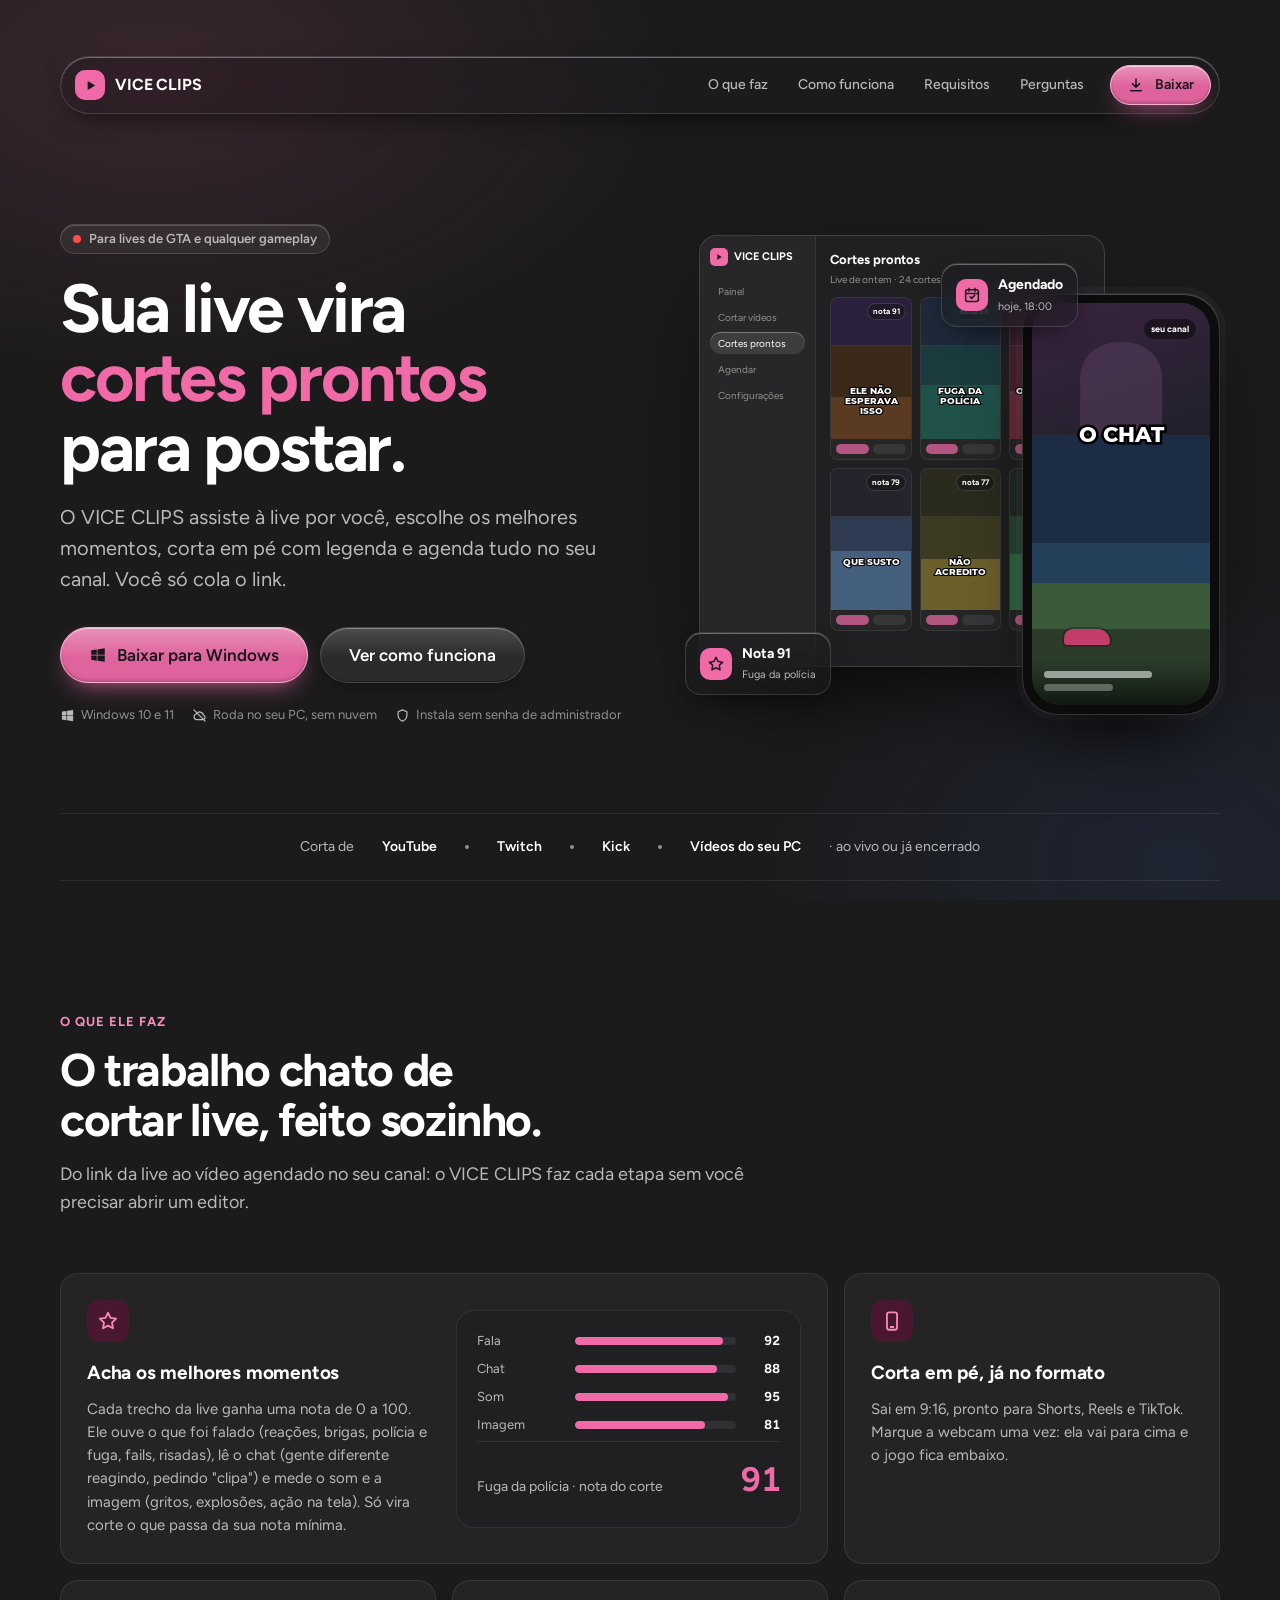
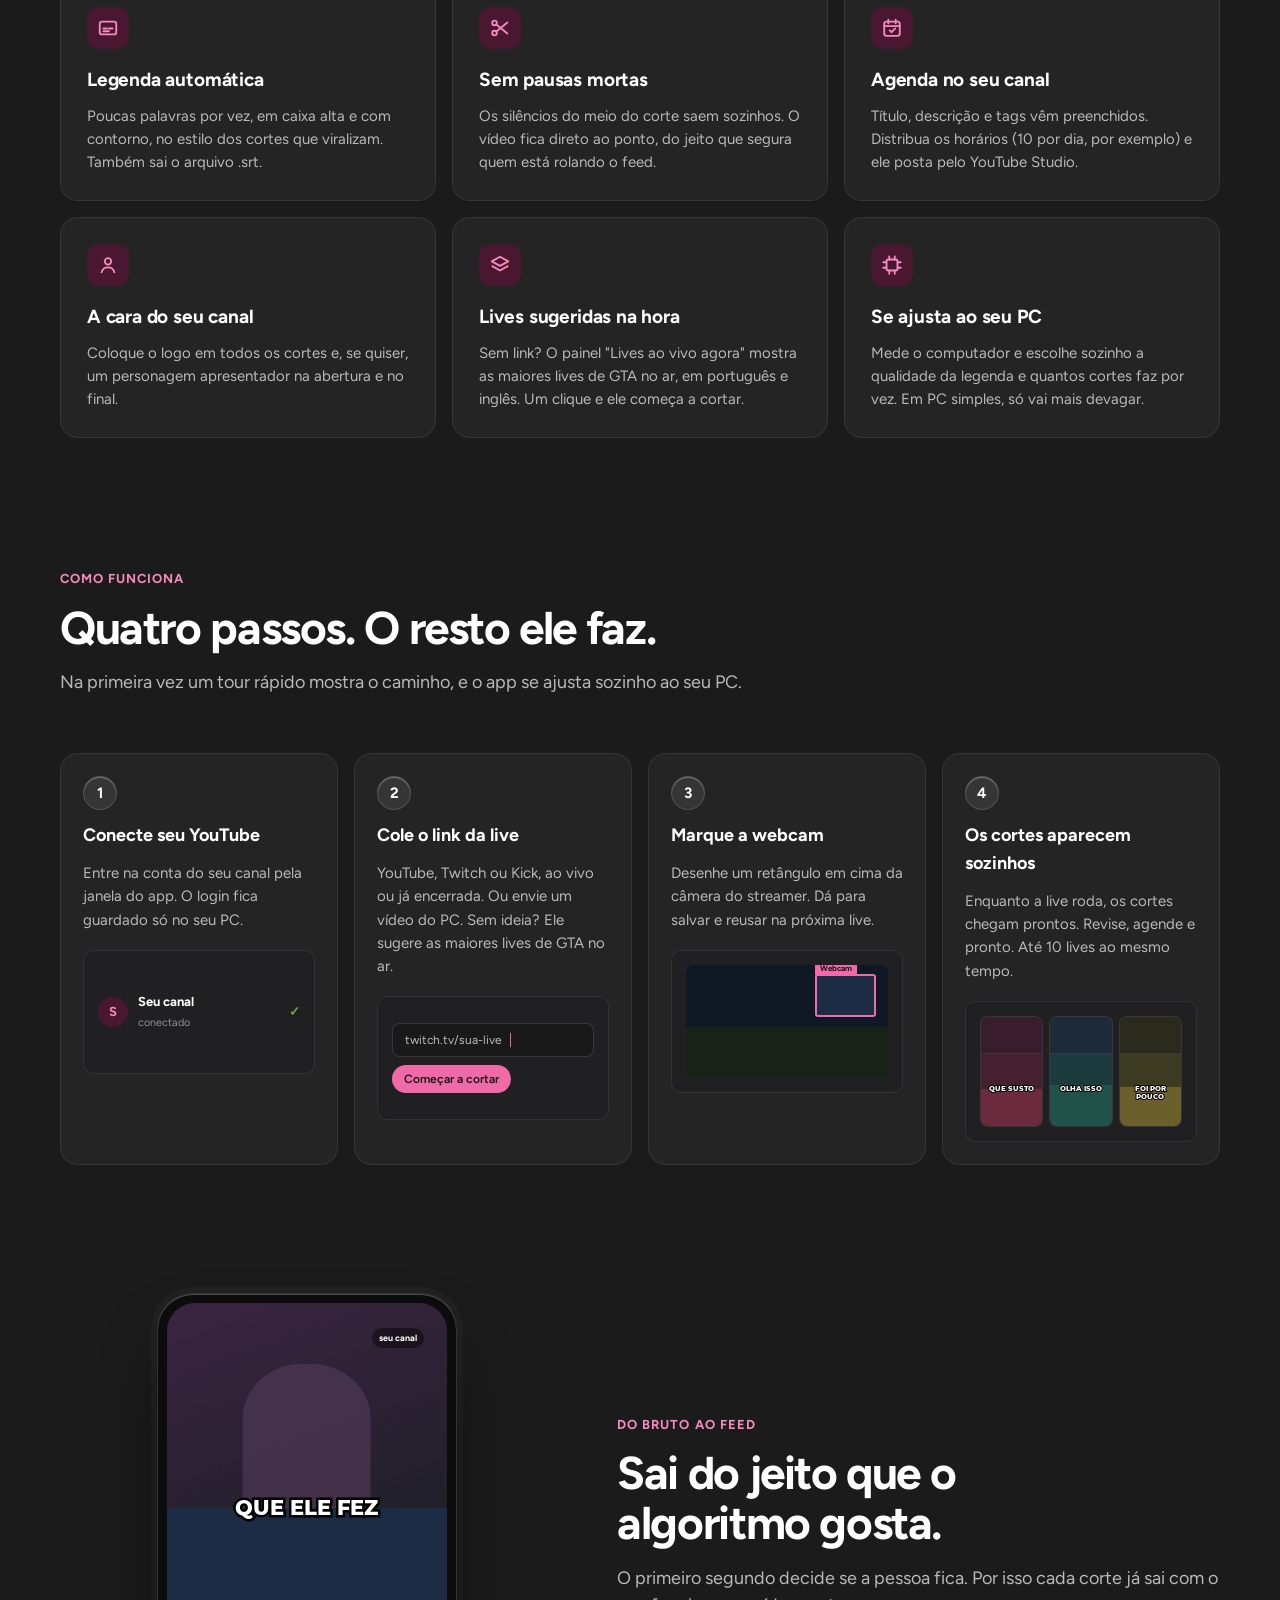
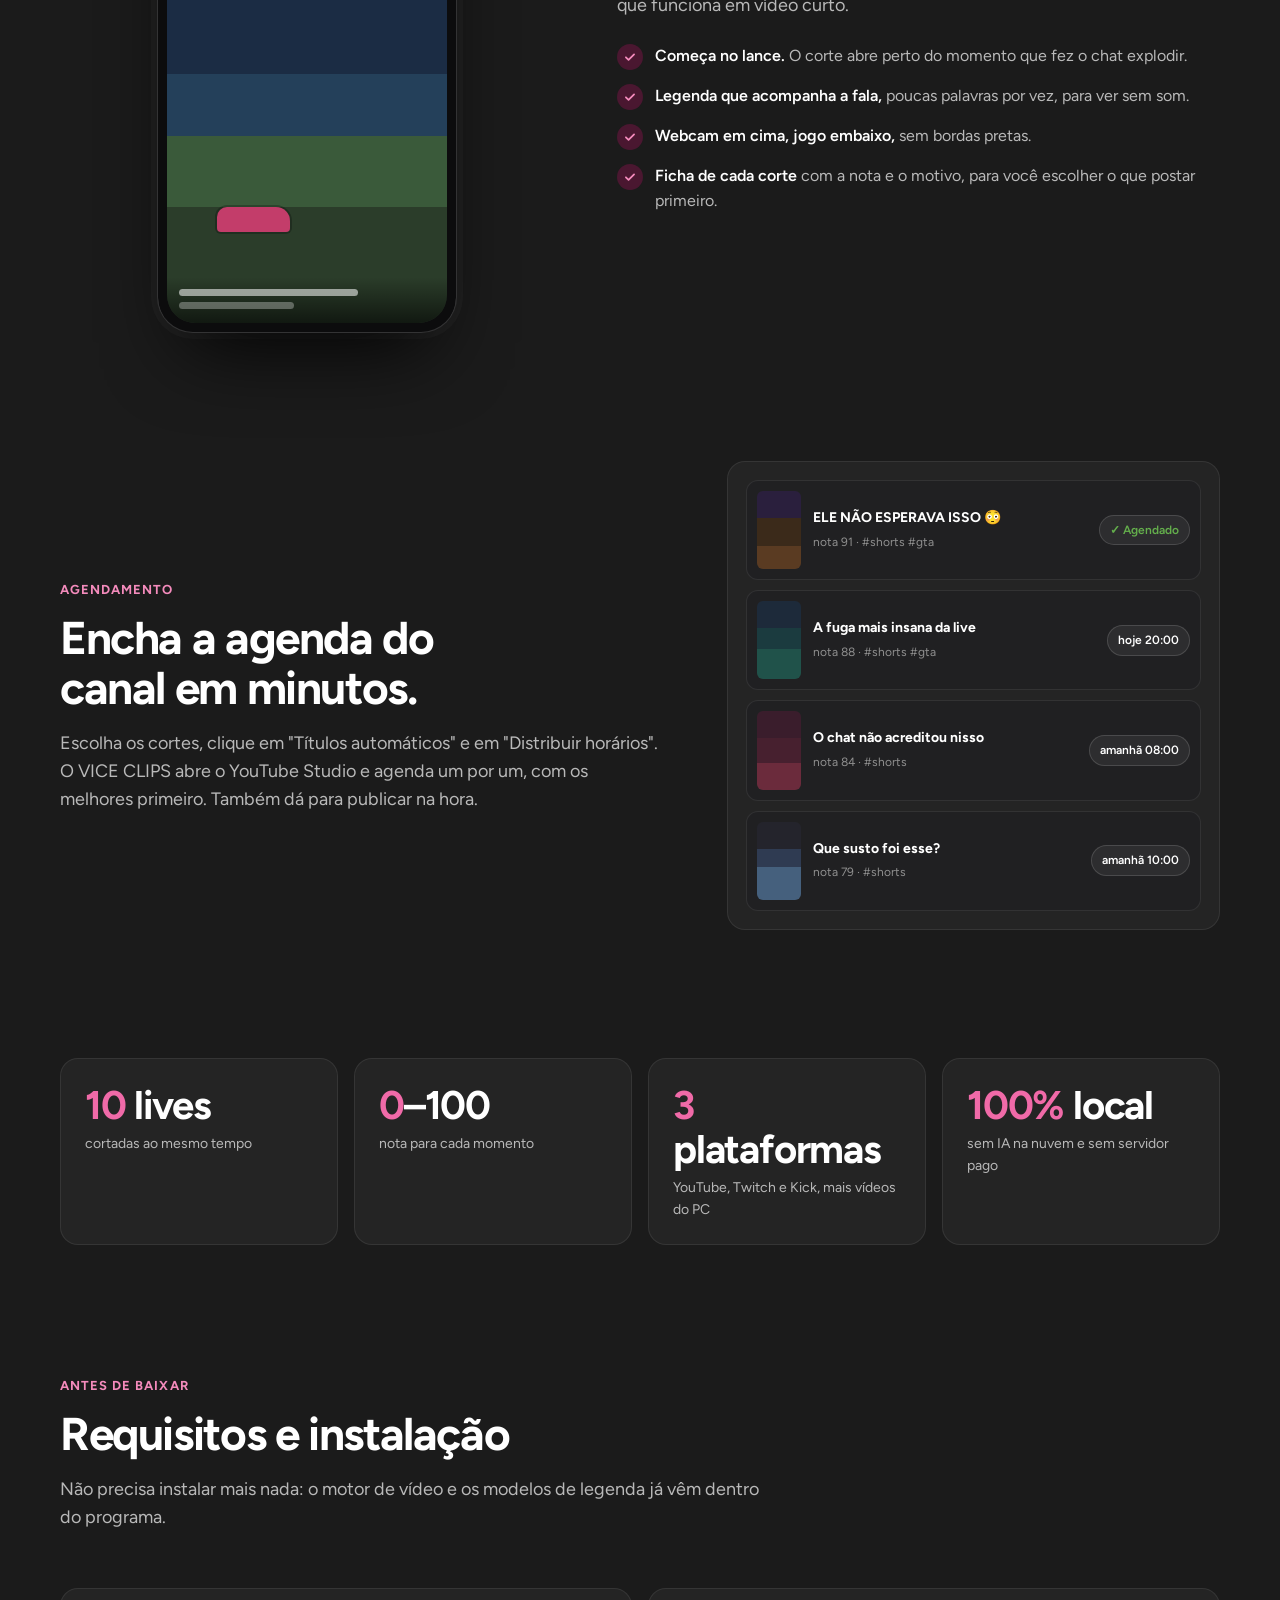
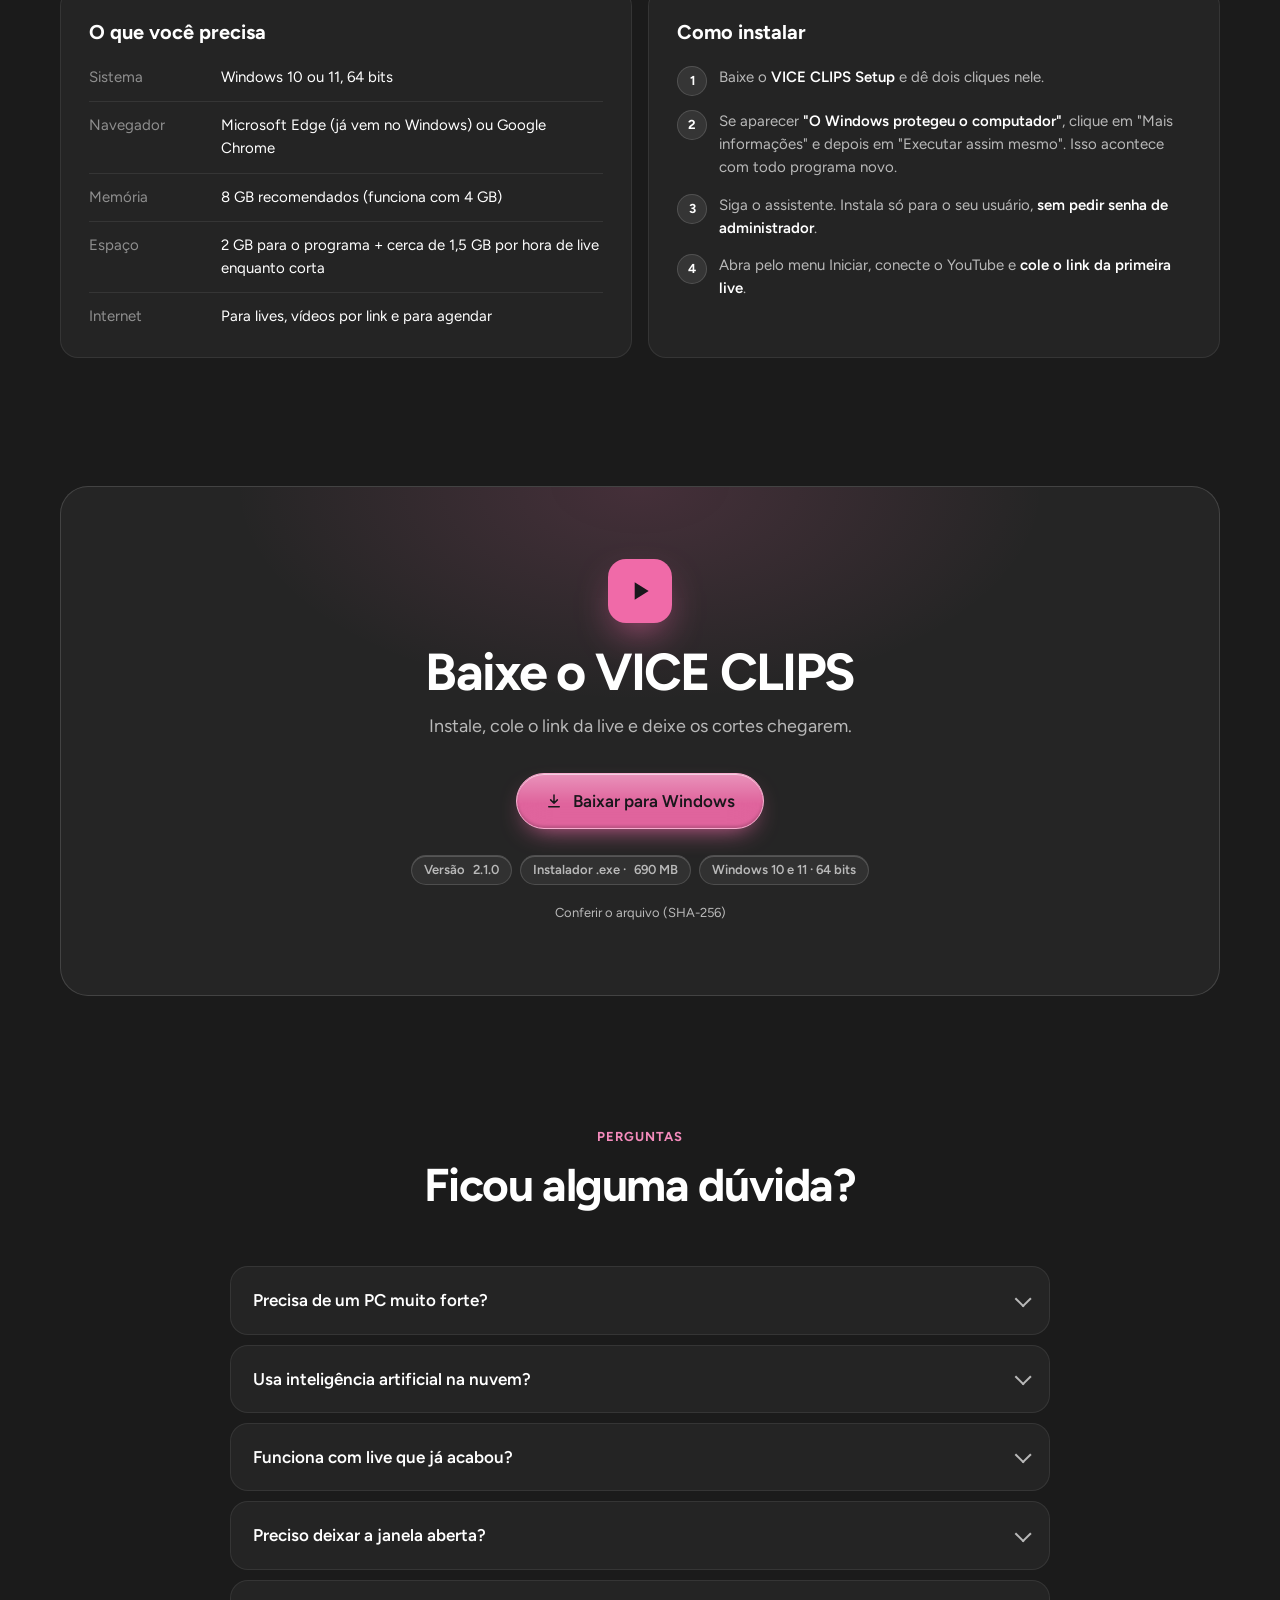
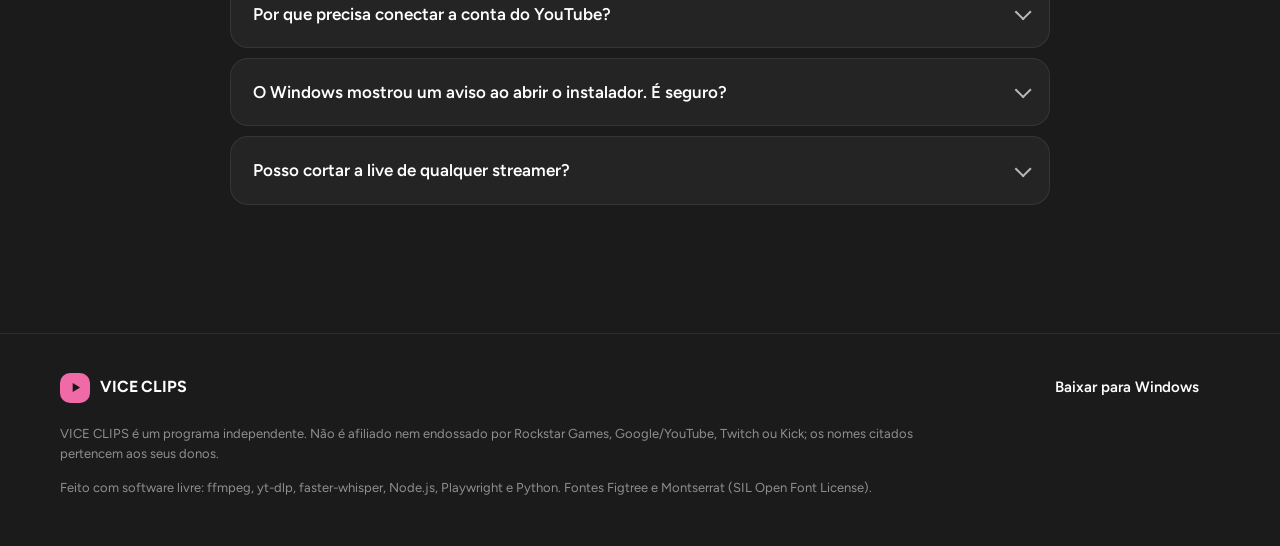
<file: index.html>
<!doctype html>
<html lang="pt-BR">
<head>
<meta charset="utf-8">
<meta name="viewport" content="width=device-width, initial-scale=1">
<title>VICE CLIPS · Cortes de live prontos para postar</title>
<meta name="description" content="O VICE CLIPS assiste à live por você, escolhe os melhores momentos, corta em pé com legenda e agenda no seu canal do YouTube. Funciona com YouTube, Twitch, Kick e vídeos do PC. Tudo roda no seu computador.">
<meta name="theme-color" content="#1b1b1b">
<meta property="og:type" content="website">
<meta property="og:title" content="VICE CLIPS · Cortes de live prontos para postar">
<meta property="og:description" content="Live vira corte em pé com legenda, escolhido por nota e agendado no seu canal. Para Windows.">
<meta property="og:image" content="assets/img/capa.png">
<meta name="twitter:card" content="summary_large_image">
<link rel="icon" href="assets/img/icone.svg" type="image/svg+xml">
<link rel="stylesheet" href="assets/css/estilo.css">
<script src="assets/js/config.js"></script>
</head>
<body>
<a class="pular btn" href="#conteudo">Pular para o conteúdo</a>

<svg width="0" height="0" style="position:absolute" aria-hidden="true">
  <symbol id="i-play" viewBox="0 0 24 24"><path fill="currentColor" d="M8 5.5v13l10.5-6.5z"/></symbol>
  <symbol id="i-baixar" viewBox="0 0 24 24"><path fill="none" stroke="currentColor" stroke-width="2" stroke-linecap="round" stroke-linejoin="round" d="M12 4v11m0 0-4.5-4.5M12 15l4.5-4.5M5 19.5h14"/></symbol>
  <symbol id="i-windows" viewBox="0 0 24 24"><path fill="currentColor" d="M3 5.6 10.3 4.6v7H3zm8.3-1.1L21 3v8.6h-9.7zM3 12.5h7.3v7L3 18.4zm8.3 0H21V21l-9.7-1.4z"/></symbol>
  <symbol id="i-escudo" viewBox="0 0 24 24"><path fill="none" stroke="currentColor" stroke-width="2" stroke-linejoin="round" d="M12 3 5 6v5.5c0 4.2 3 7.8 7 9.5 4-1.7 7-5.3 7-9.5V6z"/></symbol>
  <symbol id="i-chip" viewBox="0 0 24 24"><g fill="none" stroke="currentColor" stroke-width="2" stroke-linecap="round"><rect x="6" y="6" width="12" height="12" rx="2"/><path d="M9 2.5V6m6-3.5V6M9 18v3.5m6-3.5v3.5M2.5 9H6m-3.5 6H6m12-6h3.5M18 15h3.5"/></g></symbol>
  <symbol id="i-estrela" viewBox="0 0 24 24"><path fill="none" stroke="currentColor" stroke-width="2" stroke-linejoin="round" d="m12 3 2.7 5.6 6.1.9-4.4 4.3 1 6.1L12 17l-5.4 2.9 1-6.1-4.4-4.3 6.1-.9z"/></symbol>
  <symbol id="i-celular" viewBox="0 0 24 24"><g fill="none" stroke="currentColor" stroke-width="2"><rect x="6.5" y="2.5" width="11" height="19" rx="2.5"/><path stroke-linecap="round" d="M10.5 18.5h3"/></g></symbol>
  <symbol id="i-legenda" viewBox="0 0 24 24"><g fill="none" stroke="currentColor" stroke-width="2" stroke-linecap="round"><rect x="3" y="5" width="18" height="14" rx="2.5"/><path d="M7 12.5h4m2 0h4M7 15.5h6"/></g></symbol>
  <symbol id="i-tesoura" viewBox="0 0 24 24"><g fill="none" stroke="currentColor" stroke-width="2" stroke-linecap="round"><circle cx="6" cy="6.5" r="2.5"/><circle cx="6" cy="17.5" r="2.5"/><path d="M8 8.2 20 18M8 15.8 20 6"/></g></symbol>
  <symbol id="i-agenda" viewBox="0 0 24 24"><g fill="none" stroke="currentColor" stroke-width="2" stroke-linecap="round"><rect x="3.5" y="5" width="17" height="15.5" rx="2.5"/><path d="M3.5 10h17M8 3v4m8-4v4m-6.5 7.5 2 2 4-4"/></g></symbol>
  <symbol id="i-camadas" viewBox="0 0 24 24"><g fill="none" stroke="currentColor" stroke-width="2" stroke-linejoin="round"><path d="m12 3 9 5-9 5-9-5z"/><path d="m3 13 9 5 9-5"/></g></symbol>
  <symbol id="i-pessoa" viewBox="0 0 24 24"><g fill="none" stroke="currentColor" stroke-width="2" stroke-linecap="round"><circle cx="12" cy="8" r="3.5"/><path d="M5 20c.8-3.6 3.6-5.5 7-5.5s6.2 1.9 7 5.5"/></g></symbol>
  <symbol id="i-check" viewBox="0 0 24 24"><path fill="none" stroke="currentColor" stroke-width="3" stroke-linecap="round" stroke-linejoin="round" d="m5 12.5 4.5 4.5L19 7.5"/></symbol>
  <symbol id="i-relogio" viewBox="0 0 24 24"><g fill="none" stroke="currentColor" stroke-width="2" stroke-linecap="round"><circle cx="12" cy="12" r="8.5"/><path d="M12 7.5V12l3 2"/></g></symbol>
  <symbol id="i-sem-nuvem" viewBox="0 0 24 24"><g fill="none" stroke="currentColor" stroke-width="2" stroke-linecap="round"><path d="M7.5 18.5h10a3.5 3.5 0 0 0 .8-6.9A6 6 0 0 0 7 9.6a4.5 4.5 0 0 0 .5 8.9z"/><path d="m3 3 18 18"/></g></symbol>
</svg>

<div class="ambiente" aria-hidden="true"></div>

<div class="pagina">
  <header class="topo envelope">
    <div class="barra vidro">
      <a class="marca" href="#inicio" aria-label="VICE CLIPS, início">
        <span class="simbolo" aria-hidden="true"><svg><use href="#i-play"/></svg></span><b>VICE CLIPS</b>
      </a>
      <nav class="menu" aria-label="Seções">
        <a href="#o-que-faz">O que faz</a>
        <a href="#como-funciona">Como funciona</a>
        <a href="#requisitos">Requisitos</a>
        <a href="#perguntas">Perguntas</a>
      </nav>
      <a class="btn principal" href="#baixar" data-download><svg aria-hidden="true"><use href="#i-baixar"/></svg>Baixar</a>
    </div>
  </header>

  <main id="conteudo">
    <!-- herói -->
    <section class="envelope heroi" id="inicio">
      <div>
        <span class="chip ao-vivo"><span class="ponto"></span>Para lives de GTA e qualquer gameplay</span>
        <h1>Sua live vira <em>cortes prontos</em> para postar.</h1>
        <p class="lead">O VICE CLIPS assiste à live por você, escolhe os melhores momentos, corta em pé com legenda e agenda tudo no seu canal. Você só cola o link.</p>
        <div class="acoes">
          <a class="btn principal grande" href="#baixar" data-download><svg aria-hidden="true"><use href="#i-windows"/></svg>Baixar para Windows</a>
          <a class="btn grande" href="#como-funciona">Ver como funciona</a>
        </div>
        <div class="meta">
          <span><svg aria-hidden="true"><use href="#i-windows"/></svg>Windows 10 e 11</span>
          <span><svg aria-hidden="true"><use href="#i-sem-nuvem"/></svg>Roda no seu PC, sem nuvem</span>
          <span><svg aria-hidden="true"><use href="#i-escudo"/></svg>Instala sem senha de administrador</span>
        </div>
      </div>

      <div class="vitrine" aria-label="Prévia do VICE CLIPS: a lista de cortes prontos e um corte em pé no celular" role="img">
        <div class="janela" aria-hidden="true">
          <div class="lado">
            <div class="mini-marca"><span class="simbolo"><svg><use href="#i-play"/></svg></span>VICE CLIPS</div>
            <i>Painel</i><i>Cortar vídeos</i><i class="ativo">Cortes prontos</i><i>Agendar</i><i>Configurações</i>
          </div>
          <div class="conteudo">
            <div class="titulo-j">Cortes prontos</div>
            <div class="sub-j">Live de ontem · 24 cortes</div>
            <div class="grade-mini">
              <div class="mini-corte"><div class="q cena-1"><i class="cam"></i><b>ELE NÃO ESPERAVA ISSO</b><span class="n">nota 91</span></div><div class="r"><i></i><i></i></div></div>
              <div class="mini-corte"><div class="q cena-2"><i class="cam"></i><b>FUGA DA POLÍCIA</b><span class="n">nota 88</span></div><div class="r"><i></i><i></i></div></div>
              <div class="mini-corte"><div class="q cena-3"><i class="cam"></i><b>O CHAT FOI À LOUCURA</b><span class="n">nota 84</span></div><div class="r"><i></i><i></i></div></div>
              <div class="mini-corte"><div class="q cena-4"><i class="cam"></i><b>QUE SUSTO</b><span class="n">nota 79</span></div><div class="r"><i></i><i></i></div></div>
              <div class="mini-corte"><div class="q cena-5"><i class="cam"></i><b>NÃO ACREDITO</b><span class="n">nota 77</span></div><div class="r"><i></i><i></i></div></div>
              <div class="mini-corte"><div class="q cena-6"><i class="cam"></i><b>DEU TUDO CERTO</b><span class="n">nota 74</span></div><div class="r"><i></i><i></i></div></div>
              <div class="mini-corte"><div class="q cena-2"><i class="cam"></i><b>OLHA ISSO</b><span class="n">nota 71</span></div><div class="r"><i></i><i></i></div></div>
              <div class="mini-corte"><div class="q cena-1"><i class="cam"></i><b>FOI POR POUCO</b><span class="n">nota 70</span></div><div class="r"><i></i><i></i></div></div>
            </div>
          </div>
        </div>
        <div class="celular" aria-hidden="true">
          <div class="tela">
            <div class="cam"></div><div class="jogo"></div>
            <span class="logo-c">seu canal</span>
            <div class="leg" data-legenda="ELE NÃO|ESPERAVA ISSO|O CHAT|FOI À LOUCURA|FUGA DA|POLÍCIA AGORA"><span>ELE NÃO</span></div>
            <div class="barra-yt"><i></i><i></i></div>
          </div>
        </div>
        <div class="selo-flut s1 vidro" aria-hidden="true"><span class="ico"><svg><use href="#i-estrela"/></svg></span><div><b>Nota 91</b><small>Fuga da polícia</small></div></div>
        <div class="selo-flut s2 vidro" aria-hidden="true"><span class="ico"><svg><use href="#i-agenda"/></svg></span><div><b>Agendado</b><small>hoje, 18:00</small></div></div>
      </div>
    </section>

    <div class="envelope origens">
      <span>Corta de</span><strong>YouTube</strong><span class="sep"></span><strong>Twitch</strong><span class="sep"></span><strong>Kick</strong><span class="sep"></span><strong>Vídeos do seu PC</strong>
      <span>· ao vivo ou já encerrado</span>
    </div>

    <!-- o que faz -->
    <section class="envelope secao" id="o-que-faz">
      <div class="cab-secao surge">
        <span class="rotulo">O que ele faz</span>
        <h2>O trabalho chato de cortar live, feito sozinho.</h2>
        <p>Do link da live ao vídeo agendado no seu canal: o VICE CLIPS faz cada etapa sem você precisar abrir um editor.</p>
      </div>
      <div class="recursos">
        <article class="cartao recurso largo surge">
          <div class="txt">
            <span class="ico"><svg aria-hidden="true"><use href="#i-estrela"/></svg></span>
            <h3>Acha os melhores momentos</h3>
            <p>Cada trecho da live ganha uma nota de 0 a 100. Ele ouve o que foi falado (reações, brigas, polícia e fuga, fails, risadas), lê o chat (gente diferente reagindo, pedindo "clipa") e mede o som e a imagem (gritos, explosões, ação na tela). Só vira corte o que passa da sua nota mínima.</p>
          </div>
          <div class="cartao" style="padding:20px;background:var(--superficie-2)" aria-label="Exemplo de nota de um corte">
            <div class="notas" id="notas">
              <div class="nota-linha"><span>Fala</span><span class="trilho"><i style="--v:92%"></i></span><b>92</b></div>
              <div class="nota-linha"><span>Chat</span><span class="trilho"><i style="--v:88%"></i></span><b>88</b></div>
              <div class="nota-linha"><span>Som</span><span class="trilho"><i style="--v:95%"></i></span><b>95</b></div>
              <div class="nota-linha"><span>Imagem</span><span class="trilho"><i style="--v:81%"></i></span><b>81</b></div>
            </div>
            <div class="nota-total"><span>Fuga da polícia · nota do corte</span><b>91</b></div>
          </div>
        </article>
        <article class="cartao recurso surge">
          <span class="ico"><svg aria-hidden="true"><use href="#i-celular"/></svg></span>
          <h3>Corta em pé, já no formato</h3>
          <p>Sai em 9:16, pronto para Shorts, Reels e TikTok. Marque a webcam uma vez: ela vai para cima e o jogo fica embaixo.</p>
        </article>
        <article class="cartao recurso surge">
          <span class="ico"><svg aria-hidden="true"><use href="#i-legenda"/></svg></span>
          <h3>Legenda automática</h3>
          <p>Poucas palavras por vez, em caixa alta e com contorno, no estilo dos cortes que viralizam. Também sai o arquivo .srt.</p>
        </article>
        <article class="cartao recurso surge">
          <span class="ico"><svg aria-hidden="true"><use href="#i-tesoura"/></svg></span>
          <h3>Sem pausas mortas</h3>
          <p>Os silêncios do meio do corte saem sozinhos. O vídeo fica direto ao ponto, do jeito que segura quem está rolando o feed.</p>
        </article>
        <article class="cartao recurso surge">
          <span class="ico"><svg aria-hidden="true"><use href="#i-agenda"/></svg></span>
          <h3>Agenda no seu canal</h3>
          <p>Título, descrição e tags vêm preenchidos. Distribua os horários (10 por dia, por exemplo) e ele posta pelo YouTube Studio.</p>
        </article>
        <article class="cartao recurso surge">
          <span class="ico"><svg aria-hidden="true"><use href="#i-pessoa"/></svg></span>
          <h3>A cara do seu canal</h3>
          <p>Coloque o logo em todos os cortes e, se quiser, um personagem apresentador na abertura e no final.</p>
        </article>
        <article class="cartao recurso surge">
          <span class="ico"><svg aria-hidden="true"><use href="#i-camadas"/></svg></span>
          <h3>Lives sugeridas na hora</h3>
          <p>Sem link? O painel "Lives ao vivo agora" mostra as maiores lives de GTA no ar, em português e inglês. Um clique e ele começa a cortar.</p>
        </article>
        <article class="cartao recurso surge">
          <span class="ico"><svg aria-hidden="true"><use href="#i-chip"/></svg></span>
          <h3>Se ajusta ao seu PC</h3>
          <p>Mede o computador e escolhe sozinho a qualidade da legenda e quantos cortes faz por vez. Em PC simples, só vai mais devagar.</p>
        </article>
      </div>
    </section>

    <!-- como funciona -->
    <section class="envelope secao" id="como-funciona">
      <div class="cab-secao surge">
        <span class="rotulo">Como funciona</span>
        <h2>Quatro passos. O resto ele faz.</h2>
        <p>Na primeira vez um tour rápido mostra o caminho, e o app se ajusta sozinho ao seu PC.</p>
      </div>
      <ol class="passos" style="list-style:none;margin:0;padding:0">
        <li class="cartao passo surge">
          <span class="num">1</span>
          <h3>Conecte seu YouTube</h3>
          <p>Entre na conta do seu canal pela janela do app. O login fica guardado só no seu PC.</p>
          <div class="demo" aria-hidden="true"><div class="conta"><span class="av">S</span><div><b style="font-size:13px">Seu canal</b><br><small style="color:var(--texto-3)">conectado</small></div><span class="ok">✓</span></div></div>
        </li>
        <li class="cartao passo surge">
          <span class="num">2</span>
          <h3>Cole o link da live</h3>
          <p>YouTube, Twitch ou Kick, ao vivo ou já encerrada. Ou envie um vídeo do PC. Sem ideia? Ele sugere as maiores lives de GTA no ar.</p>
          <div class="demo" aria-hidden="true"><div class="campo">twitch.tv/sua-live<span class="cursor"></span></div><span class="mini-btn">Começar a cortar</span></div>
        </li>
        <li class="cartao passo surge">
          <span class="num">3</span>
          <h3>Marque a webcam</h3>
          <p>Desenhe um retângulo em cima da câmera do streamer. Dá para salvar e reusar na próxima live.</p>
          <div class="demo" aria-hidden="true"><div class="quadro"><span class="ret"></span></div></div>
        </li>
        <li class="cartao passo surge">
          <span class="num">4</span>
          <h3>Os cortes aparecem sozinhos</h3>
          <p>Enquanto a live roda, os cortes chegam prontos. Revise, agende e pronto. Até 10 lives ao mesmo tempo.</p>
          <div class="demo" aria-hidden="true"><div class="fila">
            <div class="mini-corte"><div class="q cena-3"><i class="cam"></i><b>QUE SUSTO</b></div></div>
            <div class="mini-corte"><div class="q cena-2"><i class="cam"></i><b>OLHA ISSO</b></div></div>
            <div class="mini-corte"><div class="q cena-5"><i class="cam"></i><b>FOI POR POUCO</b></div></div>
          </div></div>
        </li>
      </ol>
    </section>

    <!-- legenda + agenda -->
    <section class="envelope secao">
      <div class="legenda-demo">
        <div class="celular surge" aria-hidden="true">
          <div class="tela">
            <div class="cam"></div><div class="jogo"></div>
            <span class="logo-c">seu canal</span>
            <div class="leg" data-legenda="NÃO ACREDITO|QUE ELE FEZ|ISSO NA FRENTE|DA POLÍCIA|O CHAT|FOI À LOUCURA"><span>NÃO ACREDITO</span></div>
            <div class="barra-yt"><i></i><i></i></div>
          </div>
        </div>
        <div class="surge">
          <div class="cab-secao" style="margin-bottom:0">
            <span class="rotulo">Do bruto ao feed</span>
            <h2>Sai do jeito que o algoritmo gosta.</h2>
            <p>O primeiro segundo decide se a pessoa fica. Por isso cada corte já sai com o que funciona em vídeo curto.</p>
          </div>
          <ul class="lista-check">
            <li><span class="v"><svg aria-hidden="true"><use href="#i-check"/></svg></span><span><b>Começa no lance.</b> O corte abre perto do momento que fez o chat explodir.</span></li>
            <li><span class="v"><svg aria-hidden="true"><use href="#i-check"/></svg></span><span><b>Legenda que acompanha a fala,</b> poucas palavras por vez, para ver sem som.</span></li>
            <li><span class="v"><svg aria-hidden="true"><use href="#i-check"/></svg></span><span><b>Webcam em cima, jogo embaixo,</b> sem bordas pretas.</span></li>
            <li><span class="v"><svg aria-hidden="true"><use href="#i-check"/></svg></span><span><b>Ficha de cada corte</b> com a nota e o motivo, para você escolher o que postar primeiro.</span></li>
          </ul>
        </div>
      </div>
    </section>

    <section class="envelope secao">
      <div class="legenda-demo" style="grid-template-columns:minmax(0,1.1fr) minmax(0,.9fr)">
        <div class="surge">
          <div class="cab-secao" style="margin-bottom:0">
            <span class="rotulo">Agendamento</span>
            <h2>Encha a agenda do canal em minutos.</h2>
            <p>Escolha os cortes, clique em "Títulos automáticos" e em "Distribuir horários". O VICE CLIPS abre o YouTube Studio e agenda um por um, com os melhores primeiro. Também dá para publicar na hora.</p>
          </div>
        </div>
        <div class="cartao agenda-mock surge" aria-label="Exemplo da lista de agendamento" role="img">
          <div class="item-ag"><span class="mq cena-1"></span><div><b>ELE NÃO ESPERAVA ISSO 😳</b><small>nota 91 · #shorts #gta</small></div><span class="quando feito">✓ Agendado</span></div>
          <div class="item-ag"><span class="mq cena-2"></span><div><b>A fuga mais insana da live</b><small>nota 88 · #shorts #gta</small></div><span class="quando">hoje 20:00</span></div>
          <div class="item-ag"><span class="mq cena-3"></span><div><b>O chat não acreditou nisso</b><small>nota 84 · #shorts</small></div><span class="quando">amanhã 08:00</span></div>
          <div class="item-ag"><span class="mq cena-4"></span><div><b>Que susto foi esse?</b><small>nota 79 · #shorts</small></div><span class="quando">amanhã 10:00</span></div>
        </div>
      </div>
    </section>

    <!-- números -->
    <section class="envelope secao">
      <div class="numeros">
        <div class="cartao numero surge"><b><em>10</em> lives</b><span>cortadas ao mesmo tempo</span></div>
        <div class="cartao numero surge"><b><em>0</em>–100</b><span>nota para cada momento</span></div>
        <div class="cartao numero surge"><b><em>3</em> plataformas</b><span>YouTube, Twitch e Kick, mais vídeos do PC</span></div>
        <div class="cartao numero surge"><b><em>100%</em> local</b><span>sem IA na nuvem e sem servidor pago</span></div>
      </div>
    </section>

    <!-- requisitos -->
    <section class="envelope secao" id="requisitos">
      <div class="cab-secao surge">
        <span class="rotulo">Antes de baixar</span>
        <h2>Requisitos e instalação</h2>
        <p>Não precisa instalar mais nada: o motor de vídeo e os modelos de legenda já vêm dentro do programa.</p>
      </div>
      <div class="duas">
        <div class="cartao surge">
          <h3>O que você precisa</h3>
          <ul class="req">
            <li><span>Sistema</span>Windows 10 ou 11, 64 bits</li>
            <li><span>Navegador</span>Microsoft Edge (já vem no Windows) ou Google Chrome</li>
            <li><span>Memória</span>8 GB recomendados (funciona com 4 GB)</li>
            <li><span>Espaço</span>2 GB para o programa + cerca de 1,5 GB por hora de live enquanto corta</li>
            <li><span>Internet</span>Para lives, vídeos por link e para agendar</li>
          </ul>
        </div>
        <div class="cartao surge">
          <h3>Como instalar</h3>
          <ol class="instalar">
            <li><span>Baixe o <b>VICE CLIPS Setup</b> e dê dois cliques nele.</span></li>
            <li><span>Se aparecer <b>"O Windows protegeu o computador"</b>, clique em "Mais informações" e depois em "Executar assim mesmo". Isso acontece com todo programa novo.</span></li>
            <li><span>Siga o assistente. Instala só para o seu usuário, <b>sem pedir senha de administrador</b>.</span></li>
            <li><span>Abra pelo menu Iniciar, conecte o YouTube e <b>cole o link da primeira live</b>.</span></li>
          </ol>
        </div>
      </div>
    </section>

    <!-- download -->
    <section class="envelope" id="baixar">
      <div class="download surge">
        <span class="simbolo" aria-hidden="true"><svg><use href="#i-play"/></svg></span>
        <h2>Baixe o VICE CLIPS</h2>
        <p>Instale, cole o link da live e deixe os cortes chegarem.</p>
        <div class="acoes">
          <a class="btn principal grande" href="#baixar" data-download><svg aria-hidden="true"><use href="#i-baixar"/></svg>Baixar para Windows</a>
        </div>
        <div class="ficha">
          <span class="chip">Versão <span data-versao>2.1.0</span></span>
          <span class="chip">Instalador .exe · <span data-tamanho>690 MB</span></span>
          <span class="chip">Windows 10 e 11 · 64 bits</span>
        </div>
        <details class="hash">
          <summary>Conferir o arquivo (SHA-256)</summary>
          <code data-sha256>B3C12898EE048413B69FD139E7E0F22C94C6956454E4A3EC35883E896548F6FD</code>
        </details>
      </div>
    </section>

    <!-- perguntas -->
    <section class="envelope secao" id="perguntas">
      <div class="cab-secao centro surge">
        <span class="rotulo">Perguntas</span>
        <h2>Ficou alguma dúvida?</h2>
      </div>
      <div class="faq">
        <details class="cartao surge"><summary>Precisa de um PC muito forte?</summary><p>Não. Na primeira vez o app mede o seu PC e escolhe sozinho a qualidade da legenda, quantos cortes faz por vez e a resolução. Em PC mais simples ele só vai mais devagar. Dá para refazer o ajuste em Configurações › Este PC.</p></details>
        <details class="cartao surge"><summary>Usa inteligência artificial na nuvem?</summary><p>Não. A escolha dos momentos e a legenda rodam no seu computador. Seus vídeos não são enviados para nenhum servidor nosso: o único lugar para onde eles vão é o seu canal, quando você agenda.</p></details>
        <details class="cartao surge"><summary>Funciona com live que já acabou?</summary><p>Sim. Escolha "Live que já acabou" e cole o link. Ele baixa a live inteira, analisa e entrega os melhores cortes. Também funciona com vídeos comuns e com arquivos do seu PC.</p></details>
        <details class="cartao surge"><summary>Preciso deixar a janela aberta?</summary><p>Não. Fechar a janela não para os cortes, eles continuam em segundo plano. Para parar tudo, use "Desligar" no menu do app.</p></details>
        <details class="cartao surge"><summary>Por que precisa conectar a conta do YouTube?</summary><p>É por ela que o app agenda e publica os cortes no seu canal, usando o próprio YouTube Studio. O login fica guardado só no seu PC e você pode desconectar quando quiser.</p></details>
        <details class="cartao surge"><summary>O Windows mostrou um aviso ao abrir o instalador. É seguro?</summary><p>O aviso "O Windows protegeu o computador" aparece com programas novos que ainda não têm reputação no Windows. Se quiser conferir que o arquivo é o original, compare o código SHA-256 mostrado na seção de download.</p></details>
        <details class="cartao surge"><summary>Posso cortar a live de qualquer streamer?</summary><p>Corte vídeos de outros criadores só com a permissão deles. Lives só para inscritos não podem ser cortadas. Na Twitch, os anúncios da live são pulados.</p></details>
      </div>
    </section>
  </main>

  <footer class="rodape">
    <div class="envelope">
      <div class="linha">
        <a class="marca" href="#inicio"><span class="simbolo" aria-hidden="true"><svg><use href="#i-play"/></svg></span><b>VICE CLIPS</b></a>
        <a class="btn fantasma" href="#baixar" data-download>Baixar para Windows</a>
      </div>
      <p>VICE CLIPS é um programa independente. Não é afiliado nem endossado por Rockstar Games, Google/YouTube, Twitch ou Kick; os nomes citados pertencem aos seus donos.</p>
      <p>Feito com software livre: ffmpeg, yt-dlp, faster-whisper, Node.js, Playwright e Python. Fontes Figtree e Montserrat (SIL Open Font License).</p>
    </div>
  </footer>
</div>

<div class="aviso vidro" id="aviso" role="status" aria-live="polite"><b>O download ainda não está disponível</b><span>O link vai ser liberado em breve.</span></div>

<script src="assets/js/site.js"></script>
</body>
</html>
</file>
<file: assets/css/estilo.css>
/* VICE CLIPS · página de download
   Mesma linguagem do app (tema "clip-city" do Astryx, modo escuro + vidro líquido):
   - superfícies sólidas para cartões e textos; rosa só como acento;
   - vidro (blur + saturação, borda iluminada em cima, brilho que segue o ponteiro) só em botões, menu e selos;
   - uma luz ambiente bem sutil atrás de tudo (rosa em cima, azul embaixo), nada de textura ou foto de fundo. */

@font-face { font-family: "Figtree"; font-style: normal; font-weight: 400; font-display: swap; src: url("../fonts/figtree-latin-400-normal.woff2") format("woff2"); unicode-range: U+0000-00FF, U+0131, U+0152-0153, U+02BB-02BC, U+02C6, U+02DA, U+02DC, U+0304, U+0308, U+0329, U+2000-206F, U+20AC, U+2122, U+2191, U+2193, U+2212, U+2215, U+FEFF, U+FFFD; }
@font-face { font-family: "Figtree"; font-style: normal; font-weight: 500; font-display: swap; src: url("../fonts/figtree-latin-500-normal.woff2") format("woff2"); unicode-range: U+0000-00FF, U+0131, U+0152-0153, U+02BB-02BC, U+02C6, U+02DA, U+02DC, U+0304, U+0308, U+0329, U+2000-206F, U+20AC, U+2122, U+2191, U+2193, U+2212, U+2215, U+FEFF, U+FFFD; }
@font-face { font-family: "Figtree"; font-style: normal; font-weight: 600; font-display: swap; src: url("../fonts/figtree-latin-600-normal.woff2") format("woff2"); unicode-range: U+0000-00FF, U+0131, U+0152-0153, U+02BB-02BC, U+02C6, U+02DA, U+02DC, U+0304, U+0308, U+0329, U+2000-206F, U+20AC, U+2122, U+2191, U+2193, U+2212, U+2215, U+FEFF, U+FFFD; }
@font-face { font-family: "Figtree"; font-style: normal; font-weight: 700; font-display: swap; src: url("../fonts/figtree-latin-700-normal.woff2") format("woff2"); unicode-range: U+0000-00FF, U+0131, U+0152-0153, U+02BB-02BC, U+02C6, U+02DA, U+02DC, U+0304, U+0308, U+0329, U+2000-206F, U+20AC, U+2122, U+2191, U+2193, U+2212, U+2215, U+FEFF, U+FFFD; }
@font-face { font-family: "Figtree"; font-style: normal; font-weight: 400; font-display: swap; src: url("../fonts/figtree-latin-ext-400-normal.woff2") format("woff2"); unicode-range: U+0100-02BA, U+02BD-02C5, U+02C7-02CC, U+02CE-02D7, U+02DD-02FF, U+0304, U+0308, U+0329, U+1D00-1DBF, U+1E00-1E9F, U+1EF2-1EFF, U+2020, U+20A0-20AB, U+20AD-20C0, U+2113, U+2C60-2C7F, U+A720-A7FF; }
@font-face { font-family: "Figtree"; font-style: normal; font-weight: 600; font-display: swap; src: url("../fonts/figtree-latin-ext-600-normal.woff2") format("woff2"); unicode-range: U+0100-02BA, U+02BD-02C5, U+02C7-02CC, U+02CE-02D7, U+02DD-02FF, U+0304, U+0308, U+0329, U+1D00-1DBF, U+1E00-1E9F, U+1EF2-1EFF, U+2020, U+20A0-20AB, U+20AD-20C0, U+2113, U+2C60-2C7F, U+A720-A7FF; }
@font-face { font-family: "Montserrat XB"; font-weight: 800; font-display: swap; src: url("../fonts/Montserrat-ExtraBold.ttf") format("truetype"); }

:root {
  color-scheme: dark;
  /* tokens do tema do app (modo escuro) */
  --accent: #F06AA8;
  --accent-forte: color-mix(in srgb, #F06AA8 84%, white);
  --accent-texto: #F48BBC;
  --accent-suave: #4A1730;
  --on-accent: #19171B;
  --fundo: #1b1b1b;
  --superficie: #262626;
  --superficie-2: #202022;
  --midia: #0f0f10;
  --texto: #ffffff;
  --texto-2: #b9b9b9;
  --texto-3: #8f8f8f;
  --borda: rgba(255, 255, 255, .08);
  --borda-forte: rgba(255, 255, 255, .14);
  --sucesso: #64af4c;
  --azul: rgba(70, 120, 255, .10);
  --raio-cont: .75rem;
  --raio-el: .625rem;
  --raio-pag: 1.75rem;
  --fonte: Figtree, -apple-system, BlinkMacSystemFont, "Segoe UI", Roboto, Helvetica, Arial, sans-serif;
  --mono: ui-monospace, "SF Mono", Monaco, Consolas, "Liberation Mono", monospace;
  --ease: cubic-bezier(0.24, 1, 0.4, 1);
  --rapido: 175ms;
  /* vidro líquido */
  --lg-fill: rgba(255, 255, 255, .07);
  --lg-fill-hover: rgba(255, 255, 255, .12);
  --lg-borda: rgba(255, 255, 255, .14);
  --lg-brilho: rgba(255, 255, 255, .34);
  --lg-sombra: 0 10px 30px -12px rgba(0, 0, 0, .75);
  --lg-blur: blur(18px) saturate(185%);
  --largura: 1160px;
  --gutter: clamp(16px, 4vw, 32px);
}

* { box-sizing: border-box; }
html { scroll-behavior: smooth; scroll-padding-top: 96px; -webkit-text-size-adjust: 100%; }
body {
  margin: 0; font-family: var(--fonte); font-size: 16px; line-height: 1.55; color: var(--texto);
  background: var(--fundo); -webkit-font-smoothing: antialiased; overflow-x: hidden;
}
img, svg { display: block; max-width: 100%; }
a { color: var(--accent-texto); text-decoration-thickness: 1px; text-underline-offset: 3px; }
h1, h2, h3, p { margin: 0; }
::selection { background: var(--accent-suave); }
:focus-visible { outline: 2px solid var(--accent); outline-offset: 3px; border-radius: 6px; }

.ambiente {
  position: fixed; inset: 0; z-index: 0; pointer-events: none;
  background:
    radial-gradient(60vw 50vh at 12% 8%, color-mix(in srgb, var(--accent) 14%, transparent), transparent 70%),
    radial-gradient(50vw 50vh at 92% 96%, var(--azul), transparent 70%);
}
.pagina { position: relative; z-index: 1; }
.envelope { width: min(var(--largura), 100% - 2 * var(--gutter)); margin-inline: auto; }
.pular { position: absolute; left: -999px; top: 8px; z-index: 100; }
.pular:focus { left: 16px; }

/* ---------------------------------------------------------------- vidro + botões */
.vidro {
  background: rgba(30, 30, 32, .46); border: 1px solid var(--lg-borda);
  box-shadow: inset 0 1px 0 var(--lg-brilho), var(--lg-sombra);
  -webkit-backdrop-filter: var(--lg-blur); backdrop-filter: var(--lg-blur);
}
.btn {
  position: relative; isolation: isolate; overflow: hidden; display: inline-flex; align-items: center; justify-content: center; gap: 10px;
  min-height: 44px; padding: 0 20px; border-radius: 9999px; font: inherit; font-weight: 600; font-size: 15px; line-height: 1;
  color: var(--texto); text-decoration: none; white-space: nowrap; cursor: pointer;
  background: var(--lg-fill); border: 1px solid var(--lg-borda);
  box-shadow: inset 0 1px 0 var(--lg-brilho), inset 0 -1px 1px rgba(0, 0, 0, .28), 0 6px 18px -10px rgba(0, 0, 0, .8);
  -webkit-backdrop-filter: var(--lg-blur); backdrop-filter: var(--lg-blur);
  transition: background var(--rapido) var(--ease), transform var(--rapido) var(--ease);
}
.btn::before { content: ""; position: absolute; inset: 0; z-index: -1; border-radius: inherit; pointer-events: none;
  background: linear-gradient(180deg, rgba(255, 255, 255, .16), rgba(255, 255, 255, 0) 55%); }
.btn::after { content: ""; position: absolute; inset: 0; z-index: -1; border-radius: inherit; pointer-events: none;
  background: radial-gradient(110px circle at var(--mx, 50%) var(--my, 0%), rgba(255, 255, 255, .24), transparent 65%);
  opacity: 0; transition: opacity var(--rapido) var(--ease); }
.btn:hover { background: var(--lg-fill-hover); }
.btn:hover::after { opacity: 1; }
.btn:active { transform: scale(.96); }
.btn svg { width: 18px; height: 18px; flex: none; }
.btn.principal {
  background: color-mix(in srgb, var(--accent) 92%, transparent); border-color: color-mix(in srgb, var(--accent) 55%, white);
  color: var(--on-accent);
  box-shadow: inset 0 1px 0 rgba(255, 255, 255, .55), inset 0 -2px 3px rgba(0, 0, 0, .18), 0 10px 26px -12px var(--accent);
}
.btn.principal::before { background: linear-gradient(180deg, rgba(255, 255, 255, .30), rgba(255, 255, 255, 0) 55%); }
.btn.principal:hover { background: var(--accent-forte); }
.btn.grande { min-height: 56px; padding: 0 28px; font-size: 17px; }
.btn.fantasma { background: transparent; border-color: transparent; box-shadow: none; -webkit-backdrop-filter: none; backdrop-filter: none; }
.btn.fantasma::before { opacity: 0; }
.btn.fantasma:hover { background: var(--lg-fill); border-color: var(--lg-borda); box-shadow: inset 0 1px 0 var(--lg-brilho); }

.chip {
  display: inline-flex; align-items: center; gap: 8px; min-height: 30px; padding: 0 12px; border-radius: 9999px;
  font-size: 13px; font-weight: 600; color: var(--texto-2);
  background: rgba(255, 255, 255, .06); border: 1px solid var(--lg-borda); box-shadow: inset 0 1px 0 rgba(255, 255, 255, .18);
}
.chip .ponto { width: 8px; height: 8px; border-radius: 50%; background: var(--accent); }
.chip.ao-vivo .ponto { background: #ff4d4d; box-shadow: 0 0 0 0 rgba(255, 77, 77, .6); animation: pulso 1.8s infinite; }
@keyframes pulso { 70% { box-shadow: 0 0 0 7px rgba(255, 77, 77, 0); } 100% { box-shadow: 0 0 0 0 rgba(255, 77, 77, 0); } }

/* ---------------------------------------------------------------- topo */
.topo { position: sticky; top: 12px; z-index: 50; margin-top: 12px; }
.topo .barra { display: flex; align-items: center; gap: 12px; padding: 8px 8px 8px 14px; border-radius: 9999px; }
.marca { display: flex; align-items: center; gap: 10px; text-decoration: none; color: var(--texto); flex: none; }
.simbolo { width: 30px; height: 30px; border-radius: var(--raio-el); background: var(--accent); color: var(--on-accent); display: grid; place-items: center; flex: none; }
.simbolo svg { width: 17px; height: 17px; }
.marca b { font-size: 16px; letter-spacing: -.01em; }
.menu { display: flex; gap: 2px; margin-left: auto; }
.menu a { padding: 8px 14px; border-radius: 9999px; color: var(--texto-2); text-decoration: none; font-size: 14px; font-weight: 500; transition: color var(--rapido), background var(--rapido); }
.menu a:hover { color: var(--texto); background: rgba(255, 255, 255, .05); }
.topo .btn { min-height: 40px; padding: 0 16px; font-size: 14px; }
@media (max-width: 900px) { .menu { display: none; } .topo .btn { margin-left: auto; } }

/* ---------------------------------------------------------------- herói */
.heroi { padding: clamp(56px, 9vw, 110px) 0 clamp(48px, 7vw, 88px); display: grid; grid-template-columns: minmax(0, 1.05fr) minmax(0, .95fr); gap: clamp(32px, 5vw, 64px); align-items: center; }
.heroi h1 { font-size: clamp(38px, 6vw, 68px); line-height: 1.02; letter-spacing: -.035em; font-weight: 700; margin: 20px 0 20px; text-wrap: balance; }
.heroi h1 em { font-style: normal; color: var(--accent); }
.heroi .lead { font-size: clamp(17px, 1.6vw, 20px); color: var(--texto-2); max-width: 34em; text-wrap: pretty; }
.acoes { display: flex; flex-wrap: wrap; gap: 12px; margin-top: 32px; }
.meta { display: flex; flex-wrap: wrap; gap: 6px 18px; margin-top: 22px; font-size: 13px; color: var(--texto-3); }
.meta span { display: inline-flex; align-items: center; gap: 6px; }
.meta svg { width: 15px; height: 15px; color: var(--texto-2); }
@media (max-width: 900px) { .heroi { grid-template-columns: 1fr; } }

/* palco do herói: janela do app + celular com o corte */
.vitrine { position: relative; min-height: 480px; }
.janela { position: absolute; inset: 0 22% 10% 0; border-radius: 18px; overflow: hidden; background: var(--superficie-2); border: 1px solid var(--borda-forte); box-shadow: 0 40px 100px -40px rgba(0, 0, 0, .95); display: grid; grid-template-columns: 116px 1fr; }
.janela .lado { padding: 12px 10px; background: rgba(255, 255, 255, .03); border-right: 1px solid var(--borda); display: grid; align-content: start; gap: 4px; }
.janela .lado .mini-marca { display: flex; align-items: center; gap: 6px; font-size: 11px; font-weight: 700; margin-bottom: 10px; }
.janela .lado .mini-marca .simbolo { width: 18px; height: 18px; border-radius: 5px; }
.janela .lado .mini-marca .simbolo svg { width: 10px; height: 10px; }
.janela .lado i { display: block; height: 22px; border-radius: 9999px; font-style: normal; font-size: 10px; color: var(--texto-3); padding: 4px 8px; }
.janela .lado i.ativo { background: rgba(255, 255, 255, .10); color: var(--texto); box-shadow: inset 0 1px 0 rgba(255, 255, 255, .3); }
.janela .conteudo { padding: 14px; display: grid; align-content: start; gap: 10px; min-width: 0; }
.janela .titulo-j { font-size: 13px; font-weight: 700; }
.janela .sub-j { font-size: 10px; color: var(--texto-3); margin-top: -8px; }
.grade-mini { display: grid; grid-template-columns: repeat(3, minmax(0, 1fr)); gap: 8px; }
.grade-mini .mini-corte:nth-child(n+7) { display: none; }
.mini-corte { border-radius: 8px; overflow: hidden; background: var(--superficie); border: 1px solid var(--borda); }
.mini-corte .q { position: relative; aspect-ratio: 9 / 16; overflow: hidden; }
.mini-corte .q:not([class*="cena-"]) { background: var(--midia); }
.mini-corte .q b { position: absolute; left: 6%; right: 6%; top: 62%; text-align: center; font: 800 9px/1.15 "Montserrat XB", sans-serif; color: #fff; -webkit-text-stroke: 2.2px #000; paint-order: stroke fill; }
.mini-corte .q .n { position: absolute; top: 5px; right: 5px; font-size: 8px; font-weight: 700; padding: 1px 5px; border-radius: 9999px; background: rgba(20, 20, 22, .55); border: 1px solid var(--lg-borda); }
.mini-corte .q .cam { position: absolute; inset: 0 0 auto 0; height: 34%; border-bottom: 1px solid rgba(255, 255, 255, .08); }
.mini-corte .r { display: flex; gap: 4px; padding: 5px; }
.mini-corte .r i { flex: 1; height: 10px; border-radius: 9999px; background: rgba(255, 255, 255, .08); }
.mini-corte .r i:first-child { background: color-mix(in srgb, var(--accent) 70%, transparent); }
/* "cenas" abstratas: cores sólidas em camadas (sem foto de jogo nem de streamer) */
.cena-1 { background: linear-gradient(180deg, #2a1f3d 0 34%, #3b2a1a 34% 70%, #5a3b22 70%); }
.cena-2 { background: linear-gradient(180deg, #1d2a3a 0 34%, #1b3b3f 34% 62%, #20524a 62%); }
.cena-3 { background: linear-gradient(180deg, #3a1d2c 0 34%, #47202f 34% 66%, #6b2b3c 66%); }
.cena-4 { background: linear-gradient(180deg, #24242c 0 34%, #2f3b52 34% 58%, #45607d 58%); }
.cena-5 { background: linear-gradient(180deg, #2a2a1d 0 34%, #3d3a22 34% 64%, #6b5f2b 64%); }
.cena-6 { background: linear-gradient(180deg, #1f2b24 0 34%, #284634 34% 60%, #2f6a45 60%); }

.celular {
  position: absolute; right: 0; bottom: 0; width: min(38%, 236px); aspect-ratio: 9 / 19.2; padding: 9px; border-radius: 36px;
  background: #0c0c0d; border: 1px solid rgba(255, 255, 255, .16); box-shadow: inset 0 1px 0 rgba(255, 255, 255, .25), 0 40px 80px -30px rgba(0, 0, 0, .95), 0 0 0 6px rgba(255, 255, 255, .03);
}
.tela { position: relative; height: 100%; border-radius: 28px; overflow: hidden; background: var(--midia); }
.tela .cam { position: absolute; inset: 0 0 auto 0; height: 33%; background: linear-gradient(160deg, #3a2440, #20202a); }
.tela .cam::after { content: ""; position: absolute; left: 50%; bottom: 0; width: 46%; height: 70%; transform: translateX(-50%); border-radius: 46% 46% 0 0 / 38% 38% 0 0; background: #4a3550; opacity: .8; }
.tela .jogo { position: absolute; inset: 33% 0 0 0; background: linear-gradient(180deg, #1b2c44 0 40%, #24405a 40% 55%, #3a5a3a 55% 72%, #2b3d2a 72%); }
.tela .jogo::before { content: ""; position: absolute; left: 18%; bottom: 22%; width: 26%; height: 6%; border-radius: 10px 14px 4px 4px; background: #c33d6a; box-shadow: 0 0 0 2px rgba(0, 0, 0, .25); animation: carro 3.2s var(--ease) infinite alternate; }
@keyframes carro { from { transform: translateX(-12%); } to { transform: translateX(70%); } }
.tela .leg { position: absolute; left: 6%; right: 6%; top: 33%; transform: translateY(-50%); text-align: center; font: 800 clamp(15px, 1.7vw, 21px)/1.2 "Montserrat XB", sans-serif; color: #fff; -webkit-text-stroke: 5px #000; paint-order: stroke fill; text-shadow: 2px 2px 0 rgba(0, 0, 0, .5); }
.tela .leg span { display: inline-block; animation: pop 90ms ease-out; }
@keyframes pop { from { transform: scale(.8); } to { transform: scale(1); } }
.tela .logo-c { position: absolute; right: 8%; top: 4%; font-size: 9px; font-weight: 700; padding: 3px 7px; border-radius: 9999px; background: rgba(0, 0, 0, .45); color: #fff; }
.tela .barra-yt { position: absolute; left: 0; right: 0; bottom: 0; padding: 12px 12px 14px; display: grid; gap: 6px; background: linear-gradient(180deg, transparent, rgba(0, 0, 0, .6)); }
.tela .barra-yt i { display: block; height: 7px; border-radius: 9999px; background: rgba(255, 255, 255, .55); width: 70%; }
.tela .barra-yt i + i { width: 45%; background: rgba(255, 255, 255, .3); }
.selo-flut { position: absolute; z-index: 2; display: flex; align-items: center; gap: 10px; padding: 10px 14px; border-radius: 16px; font-size: 13px; }
.selo-flut b { display: block; font-size: 14px; }
.selo-flut small { color: var(--texto-2); }
.selo-flut .ico { width: 32px; height: 32px; border-radius: 10px; display: grid; place-items: center; background: var(--accent); color: var(--on-accent); flex: none; }
.selo-flut .ico svg { width: 18px; height: 18px; }
.selo-flut.s1 { left: -14px; bottom: 4%; }
.selo-flut.s2 { right: calc(min(38%, 236px) - 56px); top: 6%; }
@media (max-width: 900px) { .vitrine { min-height: 0; aspect-ratio: 1 / .95; } }
@media (max-width: 560px) { .janela { grid-template-columns: 1fr; inset: 0 26% 14% 0; } .janela .lado { display: none; } .grade-mini { grid-template-columns: repeat(2, minmax(0, 1fr)); } .grade-mini .mini-corte:nth-child(n+5) { display: none; } .selo-flut.s2 { display: none; } .selo-flut.s1 { left: 0; bottom: 2%; } }

/* faixa de origens */
.origens { display: flex; flex-wrap: wrap; align-items: center; justify-content: center; gap: 10px 28px; padding: 22px 0; border-block: 1px solid var(--borda); color: var(--texto-2); font-size: 14px; }
.origens strong { color: var(--texto); font-weight: 600; }
.origens .sep { width: 4px; height: 4px; border-radius: 50%; background: var(--texto-3); }

/* ---------------------------------------------------------------- seções */
.secao { padding: clamp(72px, 10vw, 128px) 0 0; }
.cab-secao { max-width: 720px; margin-bottom: clamp(32px, 5vw, 56px); }
.cab-secao.centro { margin-inline: auto; text-align: center; }
.rotulo { display: inline-block; font-size: 13px; font-weight: 700; letter-spacing: .08em; text-transform: uppercase; color: var(--accent-texto); margin-bottom: 14px; }
.cab-secao h2 { font-size: clamp(30px, 4.2vw, 46px); line-height: 1.08; letter-spacing: -.03em; font-weight: 700; text-wrap: balance; }
.cab-secao p { margin-top: 16px; font-size: 18px; color: var(--texto-2); text-wrap: pretty; }

.cartao { background: color-mix(in srgb, var(--superficie) 94%, transparent); border: 1px solid var(--borda); border-radius: calc(var(--raio-cont) + 6px); }

/* recursos */
.recursos { display: grid; grid-template-columns: repeat(3, minmax(0, 1fr)); gap: 16px; }
.recurso { padding: 26px; display: grid; align-content: start; gap: 10px; transition: border-color var(--rapido); }
.recurso:hover { border-color: var(--borda-forte); }
.recurso .ico { width: 42px; height: 42px; border-radius: 12px; display: grid; place-items: center; background: var(--accent-suave); color: var(--accent-texto); margin-bottom: 6px; }
.recurso .ico svg { width: 22px; height: 22px; }
.recurso h3 { font-size: 19px; letter-spacing: -.01em; }
.recurso p { color: var(--texto-2); font-size: 15px; }
.recurso.largo { grid-column: span 2; grid-template-columns: minmax(0, 1fr) minmax(0, 1fr); gap: 24px; align-items: center; }
.recurso.largo .txt { display: grid; gap: 10px; }
@media (max-width: 900px) { .recursos { grid-template-columns: 1fr 1fr; } .recurso.largo { grid-column: span 2; } }
@media (max-width: 620px) { .recursos { grid-template-columns: 1fr; } .recurso.largo { grid-column: auto; grid-template-columns: 1fr; } }

/* demonstração da nota */
.notas { display: grid; gap: 8px; }
.nota-linha { display: grid; grid-template-columns: 88px minmax(0, 1fr) 34px; align-items: center; gap: 10px; font-size: 13px; color: var(--texto-2); }
.nota-linha .trilho { height: 8px; border-radius: 9999px; background: rgba(255, 255, 255, .07); overflow: hidden; }
.nota-linha .trilho i { display: block; height: 100%; width: var(--v); border-radius: inherit; background: var(--accent); transform-origin: left; transform: scaleX(0); transition: transform 1.1s var(--ease); }
.visivel .nota-linha .trilho i { transform: scaleX(1); }
.nota-linha b { color: var(--texto); text-align: right; font-variant-numeric: tabular-nums; }
.nota-total { display: flex; align-items: baseline; justify-content: space-between; margin-top: 6px; padding-top: 12px; border-top: 1px solid var(--borda); }
.nota-total span { color: var(--texto-2); font-size: 14px; }
.nota-total b { font-size: 34px; letter-spacing: -.03em; color: var(--accent); font-variant-numeric: tabular-nums; }

/* como funciona */
.passos { display: grid; grid-template-columns: repeat(4, minmax(0, 1fr)); gap: 16px; counter-reset: passo; }
.passo { padding: 22px; display: grid; align-content: start; gap: 12px; }
.passo .num { width: 34px; height: 34px; border-radius: 50%; display: grid; place-items: center; font-weight: 700; font-size: 15px; background: rgba(255, 255, 255, .08); border: 1px solid var(--lg-borda); box-shadow: inset 0 1px 0 rgba(255, 255, 255, .3); }
.passo h3 { font-size: 18px; }
.passo p { color: var(--texto-2); font-size: 15px; }
.passo .demo { margin-top: 6px; border-radius: var(--raio-el); background: var(--superficie-2); border: 1px solid var(--borda); padding: 14px; min-height: 124px; display: grid; align-content: center; gap: 8px; }
.demo .campo { display: flex; align-items: center; gap: 8px; height: 34px; padding: 0 12px; border-radius: 8px; background: rgba(0, 0, 0, .22); border: 1px solid var(--borda-forte); font-size: 12px; color: var(--texto-2); overflow: hidden; white-space: nowrap; }
.demo .campo .cursor { width: 1px; height: 14px; background: var(--accent); animation: piscar 1s steps(1) infinite; }
@keyframes piscar { 50% { opacity: 0; } }
.demo .mini-btn { justify-self: start; height: 28px; padding: 0 12px; border-radius: 9999px; display: inline-flex; align-items: center; font-size: 12px; font-weight: 600; background: var(--accent); color: var(--on-accent); }
.demo .conta { display: flex; align-items: center; gap: 10px; font-size: 13px; }
.demo .conta .av { width: 30px; height: 30px; border-radius: 50%; background: var(--accent-suave); color: var(--accent-texto); display: grid; place-items: center; font-weight: 700; font-size: 13px; }
.demo .ok { color: var(--sucesso); font-weight: 700; margin-left: auto; }
.demo .quadro { position: relative; aspect-ratio: 16 / 9; border-radius: 6px; overflow: hidden; background: linear-gradient(180deg, #1b2c44 0 55%, #2b3d2a 55%); }
.demo .quadro .ret { position: absolute; right: 6%; top: 8%; width: 30%; height: 38%; border: 2px solid var(--accent); border-radius: 3px; box-shadow: 0 0 0 999px rgba(0, 0, 0, .45); }
.demo .quadro .ret::before { content: "Webcam"; position: absolute; left: -2px; top: -15px; font-size: 8px; font-weight: 700; padding: 1px 5px; border-radius: 3px 3px 0 0; background: var(--accent); color: var(--on-accent); }
.demo .fila { display: grid; grid-template-columns: repeat(3, 1fr); gap: 6px; }
.demo .fila .mini-corte .q b { font-size: 7px; -webkit-text-stroke-width: 1.8px; }
@media (max-width: 1000px) { .passos { grid-template-columns: 1fr 1fr; } }
@media (max-width: 560px) { .passos { grid-template-columns: 1fr; } }

/* legenda ao vivo (demonstração grande) */
.legenda-demo { display: grid; grid-template-columns: minmax(0, .9fr) minmax(0, 1.1fr); gap: clamp(24px, 5vw, 64px); align-items: center; }
.legenda-demo .celular { position: relative; width: min(100%, 300px); margin-inline: auto; right: auto; bottom: auto; }
.lista-check { list-style: none; margin: 24px 0 0; padding: 0; display: grid; gap: 14px; }
.lista-check li { display: grid; grid-template-columns: 26px 1fr; gap: 12px; color: var(--texto-2); }
.lista-check li b { color: var(--texto); font-weight: 600; }
.lista-check .v { width: 26px; height: 26px; border-radius: 50%; display: grid; place-items: center; background: var(--accent-suave); color: var(--accent-texto); }
.lista-check .v svg { width: 14px; height: 14px; }
@media (max-width: 860px) { .legenda-demo { grid-template-columns: 1fr; } }

/* agenda */
.agenda-mock { padding: 18px; display: grid; gap: 10px; }
.item-ag { display: grid; grid-template-columns: 44px minmax(0, 1fr) auto; gap: 12px; align-items: center; padding: 10px; border-radius: 12px; background: var(--superficie-2); border: 1px solid var(--borda); }
.item-ag .mq { aspect-ratio: 9 / 16; border-radius: 6px; }
.item-ag b { display: block; font-size: 14px; white-space: nowrap; overflow: hidden; text-overflow: ellipsis; }
.item-ag small { color: var(--texto-3); font-size: 12px; }
.item-ag .quando { font-size: 12px; font-weight: 600; padding: 5px 10px; border-radius: 9999px; background: rgba(255, 255, 255, .06); border: 1px solid var(--lg-borda); white-space: nowrap; }
.item-ag .quando.feito { color: var(--sucesso); }

/* números */
.numeros { display: grid; grid-template-columns: repeat(4, minmax(0, 1fr)); gap: 16px; }
.numero { padding: 24px; }
.numero b { display: block; font-size: clamp(30px, 3.4vw, 40px); letter-spacing: -.03em; line-height: 1.1; }
.numero b em { font-style: normal; color: var(--accent); }
.numero span { display: block; margin-top: 6px; color: var(--texto-2); font-size: 14px; }
@media (max-width: 860px) { .numeros { grid-template-columns: 1fr 1fr; } }

/* requisitos + instalar */
.duas { display: grid; grid-template-columns: 1fr 1fr; gap: 16px; }
.duas .cartao { padding: 28px; }
.duas h3 { font-size: 20px; margin-bottom: 18px; }
.req { list-style: none; padding: 0; margin: 0; display: grid; gap: 12px; }
.req li { display: grid; grid-template-columns: 120px 1fr; gap: 12px; font-size: 15px; padding-bottom: 12px; border-bottom: 1px solid var(--borda); }
.req li:last-child { border-bottom: 0; padding-bottom: 0; }
.req li span { color: var(--texto-3); }
.instalar { margin: 0; padding: 0; list-style: none; counter-reset: i; display: grid; gap: 14px; }
.instalar li { counter-increment: i; display: grid; grid-template-columns: 30px 1fr; gap: 12px; color: var(--texto-2); font-size: 15px; }
.instalar li::before { content: counter(i); width: 28px; height: 28px; border-radius: 50%; display: grid; place-items: center; font-weight: 700; font-size: 13px; color: var(--texto); background: rgba(255, 255, 255, .08); border: 1px solid var(--lg-borda); }
.instalar b { color: var(--texto); font-weight: 600; }
@media (max-width: 860px) { .duas { grid-template-columns: 1fr; } .req li { grid-template-columns: 1fr; gap: 2px; } }

/* download */
.download { margin-top: clamp(72px, 10vw, 128px); padding: clamp(36px, 6vw, 72px); border-radius: var(--raio-pag); text-align: center; position: relative; overflow: hidden;
  background: color-mix(in srgb, var(--superficie) 92%, transparent); border: 1px solid var(--borda-forte); }
.download::before { content: ""; position: absolute; inset: 0; pointer-events: none; background: radial-gradient(50% 60% at 50% 0%, color-mix(in srgb, var(--accent) 16%, transparent), transparent 70%); }
.download > * { position: relative; }
.download .simbolo { width: 64px; height: 64px; border-radius: 18px; margin: 0 auto 22px; box-shadow: 0 16px 40px -14px var(--accent); }
.download .simbolo svg { width: 32px; height: 32px; }
.download h2 { font-size: clamp(32px, 4.6vw, 52px); letter-spacing: -.035em; line-height: 1.05; }
.download p { margin: 14px auto 0; max-width: 34em; color: var(--texto-2); font-size: 18px; }
.download .acoes { justify-content: center; }
.download .ficha { margin-top: 26px; display: flex; flex-wrap: wrap; justify-content: center; gap: 8px; }
.hash { margin-top: 18px; font: 12px/1.5 var(--mono); color: var(--texto-3); word-break: break-all; }
.hash summary { cursor: pointer; font-family: var(--fonte); font-size: 13px; color: var(--texto-2); list-style: none; }
.hash summary::-webkit-details-marker { display: none; }
.hash code { display: block; margin-top: 8px; }

/* perguntas */
.faq { max-width: 820px; margin-inline: auto; display: grid; gap: 10px; }
.faq details { padding: 0; }
.faq summary { list-style: none; cursor: pointer; display: flex; align-items: center; justify-content: space-between; gap: 16px; padding: 20px 22px; font-size: 17px; font-weight: 600; }
.faq summary::-webkit-details-marker { display: none; }
.faq summary::after { content: ""; flex: none; width: 10px; height: 10px; border-right: 2px solid var(--texto-2); border-bottom: 2px solid var(--texto-2); transform: rotate(45deg) translateY(-3px); transition: transform var(--rapido) var(--ease); }
.faq details[open] summary::after { transform: rotate(225deg) translateY(-3px); }
.faq details p { padding: 0 22px 22px; color: var(--texto-2); }

/* rodapé */
.rodape { margin-top: clamp(72px, 10vw, 128px); padding: 32px 0 48px; border-top: 1px solid var(--borda); color: var(--texto-3); font-size: 13px; }
.rodape .envelope { display: grid; gap: 14px; }
.rodape .linha { display: flex; flex-wrap: wrap; align-items: center; gap: 12px 24px; justify-content: space-between; }
.rodape p { max-width: 70em; }

/* aviso (link do download ainda não configurado) */
.aviso { position: fixed; left: 50%; bottom: 24px; z-index: 80; transform: translate(-50%, 140%); opacity: 0; padding: 14px 18px; border-radius: 16px; max-width: calc(100% - 32px); font-size: 14px; transition: transform .35s var(--ease), opacity .35s var(--ease); }
.aviso.ativo { transform: translate(-50%, 0); opacity: 1; }
.aviso b { display: block; }
.aviso span { color: var(--texto-2); }

/* entrada suave ao rolar */
.surge { opacity: 0; transform: translateY(18px); transition: opacity .7s var(--ease), transform .7s var(--ease); }
.surge.visivel { opacity: 1; transform: none; }

@media (prefers-reduced-motion: reduce) {
  html { scroll-behavior: auto; }
  .surge { opacity: 1; transform: none; transition: none; }
  .tela .jogo::before, .chip.ao-vivo .ponto, .demo .campo .cursor, .tela .leg span { animation: none; }
  .nota-linha .trilho i { transition: none; transform: none; }
}
@media (prefers-reduced-transparency: reduce) {
  .vidro, .btn { -webkit-backdrop-filter: none; backdrop-filter: none; }
  .vidro { background: var(--superficie); }
  .ambiente { display: none; }
}
@media (max-width: 560px) { .origens { gap: 8px 16px; } .origens .sep, .origens > span:last-child { display: none; } .origens > span:first-child { flex-basis: 100%; text-align: center; } }
</file>
